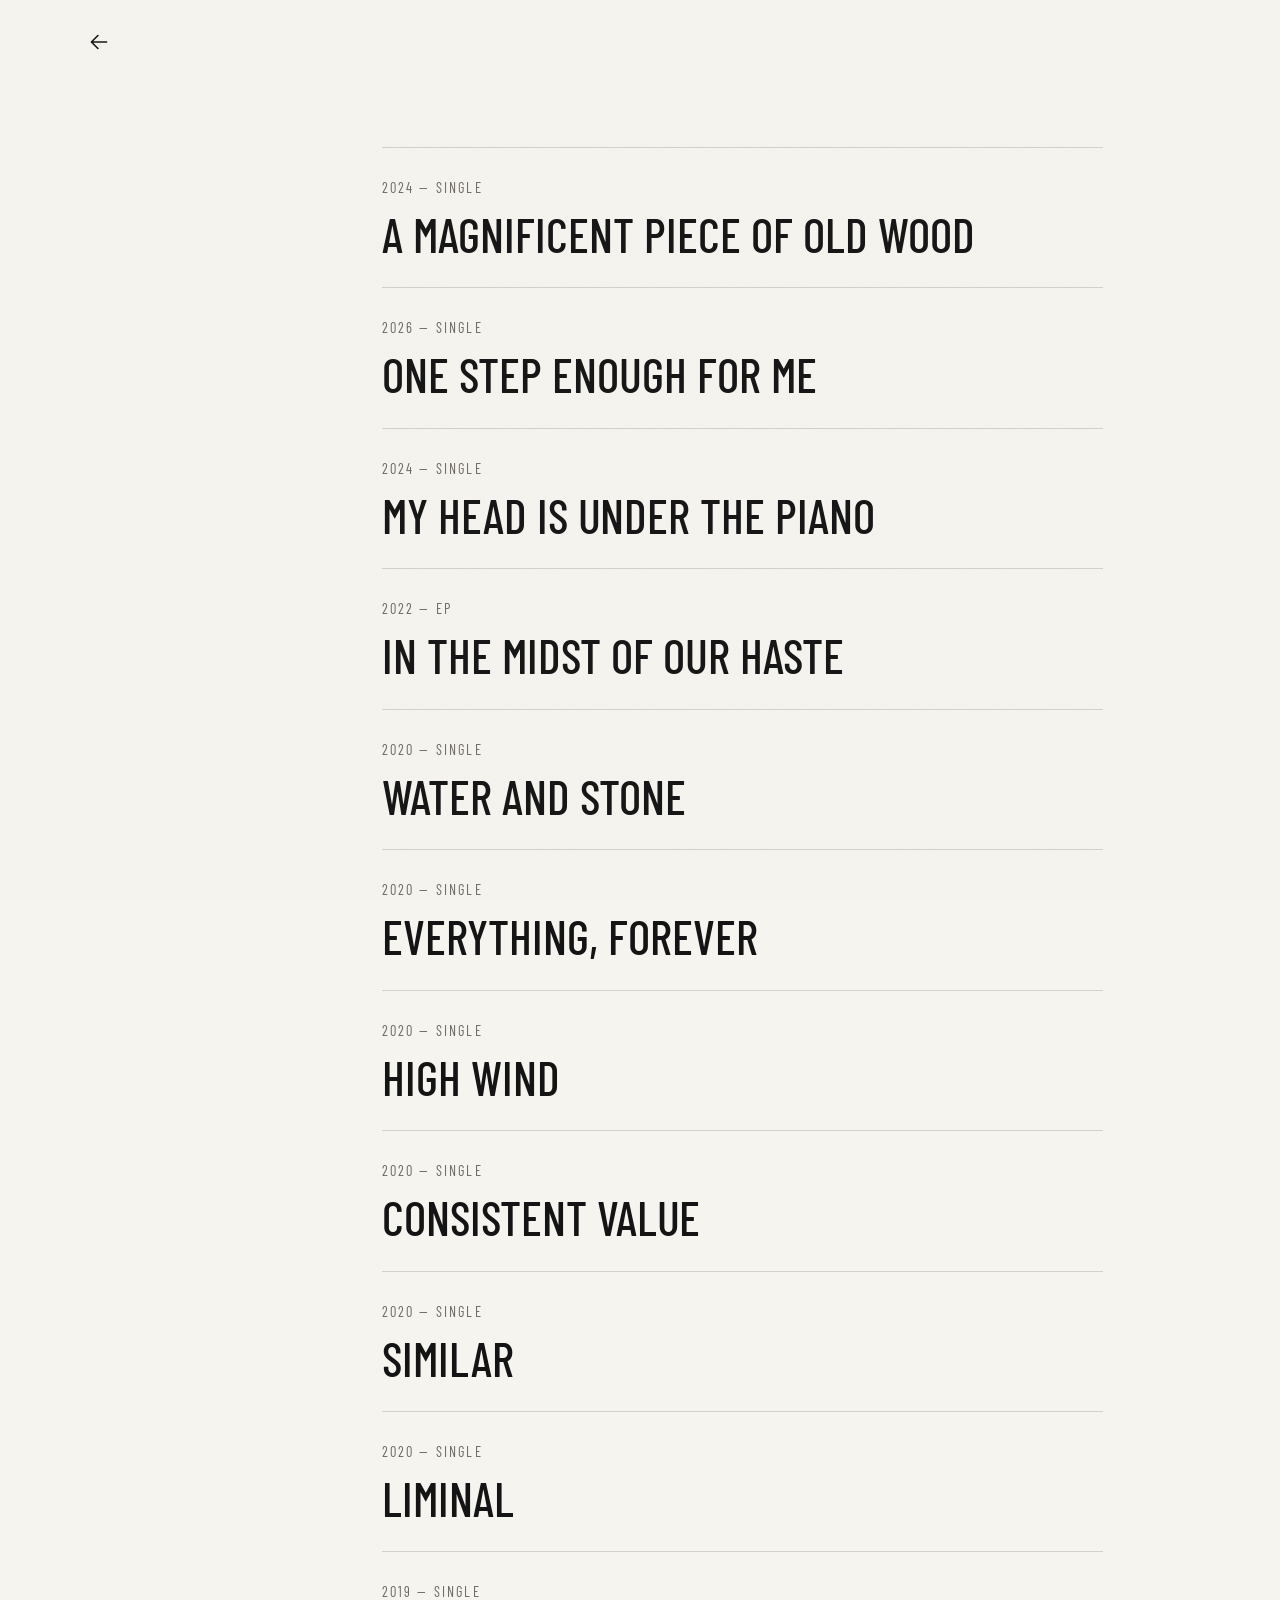
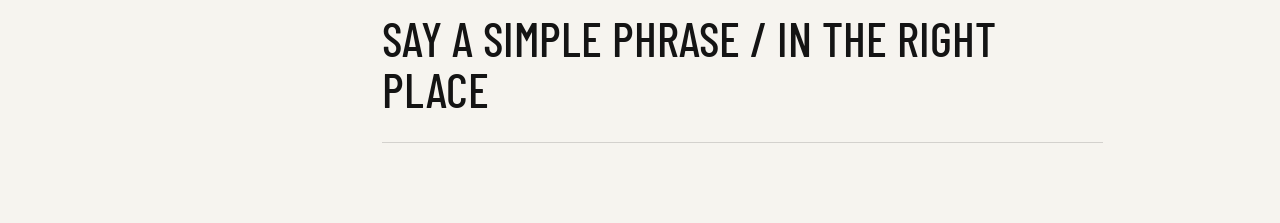
<file: releases.html>
<!doctype html>
<html lang="it">
<head>
  <meta charset="utf-8">
  <meta name="viewport" content="width=device-width, initial-scale=1, viewport-fit=cover">
  <meta name="color-scheme" content="light dark">
  <meta name="theme-color" media="(prefers-color-scheme: dark)" content="#0b0b0c">
  <meta name="theme-color" media="(prefers-color-scheme: light)" content="#f6f4ef">
  <title>Discography — Leonardo Cupelli</title>
  <meta name="description" content="Le pubblicazioni di Leonardo Cupelli, dalla più recente alla più vecchia.">
  <link rel="preconnect" href="https://fonts.googleapis.com">
  <link rel="preconnect" href="https://fonts.gstatic.com" crossorigin>
  <link href="https://fonts.googleapis.com/css2?family=Barlow+Condensed:wght@400;500&family=Inter:wght@400;500&display=swap" rel="stylesheet">
  <link rel="stylesheet" href="css/style.css?v=8">
  <link rel="stylesheet" href="css/archive.css?v=6">
  <link rel="stylesheet" href="css/grain.css?v=5">
  <style>
    .archive-page .archive-header { min-height: calc(max(20px, env(safe-area-inset-top, 0px)) + 64px); }
    .archive-page .back-home {
      position: fixed;
      top: max(20px, env(safe-area-inset-top, 0px));
      left: max(clamp(22px, 6vw, 80px), env(safe-area-inset-left, 0px));
      z-index: 20;
    }
    .archive-page .archive-title {
      position: fixed;
      top: calc(var(--archive-title-top, 108px) + 40px);
      bottom: auto;
      left: max(clamp(22px, 6vw, 80px), env(safe-area-inset-left, 0px));
      width: max-content;
      transform: rotate(-90deg) translateX(-100%);
      transform-origin: top left;
    }
  </style>
  <script src="js/catalogue.js?ver=2" defer></script>
</head>
<body class="archive-page">
  <header class="archive-header">
    <a class="back-home" href="index.html" aria-label="Torna alla home">
      <svg viewBox="0 0 24 24" fill="none" stroke="currentColor" stroke-width="1.5" stroke-linecap="round" stroke-linejoin="round" aria-hidden="true"><path d="M19 12H5m6-6-6 6 6 6"/></svg>
    </a>
  </header>
  <main class="archive-main">
    <h1 class="archive-title" aria-hidden="true">Discography</h1>
    <p id="archive-status" role="status">Caricamento della discografia…</p>
    <ol id="release-index" class="release-index" aria-label="Pubblicazioni dalla più recente alla più vecchia"></ol>
    <noscript>Attiva JavaScript per visualizzare le pubblicazioni.</noscript>
  </main>
  <script>
    (() => {
      const list = document.getElementById('release-index');
      const title = document.querySelector('.archive-title');
      let frame = 0;
      function schedule() {
        if (frame) return;
        frame = requestAnimationFrame(() => {
          frame = 0;
          const first = list.firstElementChild;
          if (!first) return;
          const top = first.getBoundingClientRect().top + window.scrollY;
          title.style.setProperty('--archive-title-top', `${top}px`);
          // shown once the fonts have settled, so it does not move after appearing
          if (document.fonts.status === 'loaded') title.classList.add('is-placed');
        });
      }
      new MutationObserver(schedule).observe(list, { childList: true });
      const sizes = new ResizeObserver(schedule);
      sizes.observe(document.querySelector('.archive-header'));
      sizes.observe(document.querySelector('.archive-main'));
      window.addEventListener('resize', schedule);
      window.addEventListener('pageshow', schedule);
      document.fonts.ready.then(schedule);
      schedule();
    })();
  </script>
</body>
</html>
</file>
<file: css/style.css>
:root {
  color-scheme: light dark;
  --bg: #0b0b0c;
  --surface: #121214;
  --text: #f2f0ec;
  --muted: #a5a29b;
  --border: rgba(255, 255, 255, .12);
  --display: "Barlow Condensed", system-ui, sans-serif;
  --sans: "Inter", system-ui, sans-serif;
  --spotify-font: "Circular Std", "Circular", Helvetica, Arial, sans-serif;
  --bandcamp-font: "Rubik", system-ui, sans-serif;
  --apple-font: -apple-system, BlinkMacSystemFont, "SF Pro Text", "Helvetica Neue", Arial, sans-serif;
  --youtube-font: "Roboto", system-ui, sans-serif;
  --spotify-green: #1ed760;
  --bandcamp-blue: #629aa9;
  --apple-red: #fa243c;
  --youtube-red: #ff0000;
  --ease-out: cubic-bezier(.22, .61, .36, 1);
  --ease-in-out: cubic-bezier(.77, 0, .175, 1);
}

@media (prefers-color-scheme: light) {
  :root {
    --bg: #f6f4ef;
    --surface: #ffffff;
    --text: #141414;
    --muted: #6d6a63;
    --border: rgba(0, 0, 0, .14);
  }
}

/* Moving between the home page and the Discography: a short crossfade instead of a hard cut
   (cross-document view transitions; browsers without them just navigate as before) */
@view-transition { navigation: auto; }

::view-transition-old(root),
::view-transition-new(root) {
  animation-duration: 250ms;
  animation-timing-function: var(--ease-out);
}

/* Reduced motion keeps the crossfade (opacity only, no movement), just shorter */
@media (prefers-reduced-motion: reduce) {
  ::view-transition-old(root),
  ::view-transition-new(root) { animation-duration: 150ms; }
}

* { box-sizing: border-box; }

body {
  margin: 0;
  background: var(--bg);
  color: var(--text);
  font-family: var(--sans);
  font-style: normal;
  line-height: 1.6;
  -webkit-font-smoothing: antialiased;
}

a { color: inherit; text-decoration: none; }

/* Phones: no grey flash on tap (every control has its own :active state instead), no font
   inflation in landscape, no double-tap-zoom wait on links and buttons, and long-pressing a
   control does not select its label or open the link callout */
html {
  -webkit-tap-highlight-color: transparent;
  -webkit-text-size-adjust: 100%;
  text-size-adjust: 100%;
}

a, button { touch-action: manipulation; }

.stream-link,
.site-nav a,
.header-top,
.back-home {
  -webkit-user-select: none;
  user-select: none;
  -webkit-touch-callout: none;
}

/* Press feedback, like native bar buttons: dim at once while the finger is down, fade back on
   release. Header controls do the same in css/header-interactions.css. */
.archive-release-link { transition: opacity 200ms var(--ease-out); }
.archive-release-link:active { opacity: .6; transition-duration: 0s; }

.site-header {
  position: fixed;
  inset: 0 0 auto 0;
  z-index: 20;
  display: flex;
  align-items: center;
  justify-content: flex-end;
  padding: 22px clamp(24px, 6vw, 80px);
  padding-top: max(22px, env(safe-area-inset-top, 0px));
  padding-right: max(clamp(24px, 6vw, 80px), env(safe-area-inset-right, 0px));
  padding-left: max(clamp(24px, 6vw, 80px), env(safe-area-inset-left, 0px));
  background: transparent;
  border: 0;
  backdrop-filter: none;
  transition: color .35s ease;
}

.site-header.is-dark { color: #fff; }
.site-header.is-light { color: #000; }

.site-nav {
  display: flex;
  gap: 28px;
  font-family: var(--display);
  font-size: .95rem;
  font-weight: 500;
  font-style: normal;
  text-transform: uppercase;
  letter-spacing: .18em;
}

.viewport-fade {
  position: fixed;
  left: 0;
  right: 0;
  bottom: 0;
  z-index: 15;
  height: 18vh;
  pointer-events: none;
  background: linear-gradient(to bottom, transparent, var(--bg) 82%);
  backdrop-filter: blur(14px);
  -webkit-backdrop-filter: blur(14px);
  mask-image: linear-gradient(to bottom, transparent, #000 55%);
  -webkit-mask-image: linear-gradient(to bottom, transparent, #000 55%);
}

.release {
  position: relative;
  display: grid;
  grid-template-columns: auto minmax(0, 1fr);
  align-items: stretch;
  min-height: 100svh;
  border-top: 1px solid var(--border);
}

.release:nth-of-type(even) {
  grid-template-columns: minmax(0, 1fr) auto;
}

.release:nth-of-type(even) .release-cover { order: 2; }
.release:nth-of-type(even) .release-content { order: 1; }

.release-cover {
  height: 100%;
  min-height: 100svh;
  width: auto;
  aspect-ratio: 1 / 1;
  object-fit: cover;
  display: block;
  border-radius: 0;
  box-shadow: none;
}

/* Photographic covers fade in once their image has loaded (js/main.js adds .is-loaded) */
img.release-cover {
  opacity: 0;
  transition: opacity 400ms var(--ease-out);
}

img.release-cover.is-loaded { opacity: 1; }

@media (prefers-reduced-motion: reduce) {
  img.release-cover { transition: opacity 150ms var(--ease-out); }
}

/* First release on page load: kicker, title, meta and buttons settle in one after the other.
   Runs once per visit (js/main.js adds .is-entering); the buttons stay clickable throughout. */
.release.is-entering .release-content > * {
  animation: release-enter 300ms var(--ease-out) both;
}

.release.is-entering .release-content > :nth-child(2) { animation-delay: 50ms; }
.release.is-entering .release-content > :nth-child(3) { animation-delay: 90ms; }
.release.is-entering .release-content > :nth-child(4) { animation-delay: 140ms; }

@keyframes release-enter {
  from { opacity: 0; transform: translateY(8px); }
}

@keyframes release-enter-fade {
  from { opacity: 0; }
}

@media (prefers-reduced-motion: reduce) {
  .release.is-entering .release-content > * {
    animation: release-enter-fade 200ms var(--ease-out) both;
  }
}

/* Animated release: several screens tall; cover and text stay pinned while the cover animates */
.release--animated {
  display: block;
  height: 450vh;
  min-height: 0;
}

.release--animated .release-sticky {
  position: sticky;
  top: 0;
  display: grid;
  grid-template-columns: auto minmax(0, 1fr);
  align-items: stretch;
  height: 100svh;
}

.release--animated:nth-of-type(even) .release-sticky {
  grid-template-columns: minmax(0, 1fr) auto;
}

.release-cover--animated {
  color: var(--text);
  overflow: hidden;
}

.release-content {
  display: flex;
  flex-direction: column;
  justify-content: center;
  gap: 26px;
  padding: clamp(110px, 14vh, 170px) clamp(24px, 7vw, 110px);
}

.release-kicker {
  margin: 0;
  color: var(--muted);
  font-family: var(--display);
  font-size: .9rem;
  font-weight: 400;
  font-style: normal;
  letter-spacing: .24em;
  text-transform: uppercase;
}

.release-title {
  margin: 0;
  font-family: var(--display);
  font-size: clamp(2.8rem, 6vw, 5.6rem);
  font-weight: 500;
  font-style: normal;
  line-height: .94;
  letter-spacing: .02em;
  text-transform: uppercase;
}

.release-meta {
  margin: 0;
  color: var(--muted);
  font-family: var(--sans);
  font-size: .95rem;
  font-weight: 400;
}

.stream-links {
  display: grid;
  grid-template-columns: repeat(2, minmax(0, 1fr));
  gap: 12px;
  max-width: 560px;
}

.stream-link {
  display: flex;
  align-items: center;
  justify-content: center;
  gap: 10px;
  min-height: 52px;
  border: 0;
  border-radius: 26px;
  font-size: 1rem;
  font-weight: 600;
  font-style: normal;
  letter-spacing: 0;
  text-transform: none;
  transition: transform 160ms var(--ease-out), filter .2s ease;
}

/* Press feedback everywhere; the hover lift only with a mouse, so it does not stick after a tap */
.stream-link:active { transform: scale(.97); }

@media (hover: hover) and (pointer: fine) {
  .stream-link:hover { transform: translateY(-2px); filter: brightness(1.08); }
  .stream-link:hover:active { transform: translateY(-2px) scale(.97); }
}

@media (prefers-reduced-motion: reduce) {
  .stream-link,
  .stream-link:active,
  .stream-link:hover,
  .stream-link:hover:active { transform: none; }
}
.stream-link svg { width: 20px; height: 20px; flex: none; }

.stream-link--spotify {
  background: var(--spotify-green);
  color: #000;
  font-family: var(--spotify-font);
}

.stream-link--bandcamp {
  background: var(--bandcamp-blue);
  color: #fff;
  font-family: var(--bandcamp-font);
}

.stream-link--apple-music {
  background: var(--apple-red);
  color: #fff;
  font-family: var(--apple-font);
}

.stream-link--youtube {
  background: var(--youtube-red);
  color: #fff;
  font-family: var(--youtube-font);
}

.scroll-cue {
  position: absolute;
  bottom: calc(18px + env(safe-area-inset-bottom, 0px));
  left: 50%;
  transform: translateX(-50%);
  width: 22px;
  height: 22px;
  color: var(--muted);
  opacity: .75;
  pointer-events: none;
  animation: scroll-cue 2.4s ease-in-out infinite;
}

.scroll-cue svg {
  width: 100%;
  height: 100%;
}

@keyframes scroll-cue {
  0%, 100% { transform: translate(-50%, 0); opacity: .45; }
  50% { transform: translate(-50%, 6px); opacity: .9; }
}

@keyframes scroll-cue-fade {
  0%, 100% { opacity: .45; }
  50% { opacity: .9; }
}

@media (prefers-reduced-motion: reduce) {
  .scroll-cue { animation-name: scroll-cue-fade; }
}

.contact {
  min-height: 70svh;
  display: grid;
  place-content: center;
  text-align: center;
  padding: 120px 24px;
  border-top: 1px solid var(--border);
}

.contact h2 {
  font-family: var(--display);
  font-size: clamp(3rem, 8vw, 7rem);
  font-weight: 500;
  font-style: normal;
  line-height: .94;
  letter-spacing: .02em;
  text-transform: uppercase;
  margin: 0 0 18px;
}

.contact p {
  font-family: var(--sans);
  font-weight: 400;
}

.contact a {
  color: var(--spotify-green);
  border-bottom: 1px solid currentColor;
}

.site-footer {
  padding: 34px 24px;
  text-align: center;
  color: var(--muted);
  font-family: var(--sans);
  font-size: .78rem;
  font-weight: 400;
  border-top: 1px solid var(--border);
}

@media (max-width: 860px) {
  .release,
  .release:nth-of-type(even) {
    grid-template-columns: 1fr;
    grid-template-rows: auto minmax(0, 1fr);
    height: 100svh;
    min-height: 100svh;
    overflow: hidden;
  }

  .release--animated,
  .release--animated:nth-of-type(even) {
    display: block;
    height: 450vh;
    min-height: 0;
    overflow: visible;
  }

  .release--animated .release-sticky,
  .release--animated:nth-of-type(even) .release-sticky {
    grid-template-columns: 1fr;
    grid-template-rows: auto minmax(0, 1fr);
    overflow: hidden;
  }

  .release:nth-of-type(even) .release-cover { order: 0; }
  .release:nth-of-type(even) .release-content { order: 1; }

  .release-cover {
    width: 100%;
    height: auto;
    min-height: 0;
    aspect-ratio: 1 / 1;
    object-fit: cover;
  }

  .release-content {
    justify-content: center;
    gap: 14px;
    padding: 18px max(22px, env(safe-area-inset-right, 0px)) 52px max(22px, env(safe-area-inset-left, 0px));
  }

  .release-kicker {
    font-size: .78rem;
    letter-spacing: .2em;
  }

  .release-title {
    font-size: clamp(1.9rem, 8vw, 2.8rem);
    line-height: .96;
  }

  .release-meta {
    font-size: .84rem;
  }

  .stream-links {
    grid-template-columns: repeat(2, minmax(0, 1fr));
    gap: 8px;
    margin-top: 4px;
  }

  .stream-link {
    min-height: 40px;
    border-radius: 20px;
    font-size: .82rem;
    gap: 7px;
  }

  .stream-link svg { width: 16px; height: 16px; }

  .scroll-cue {
    bottom: calc(12px + env(safe-area-inset-bottom, 0px));
    width: 18px;
    height: 18px;
  }

  .site-nav { gap: 16px; }
}

/* Animated release once passed or finished: one screen tall like the others (js/animated-release.js) */
.release.release--animated.is-collapsed {
  height: 100svh;
  min-height: 100svh;
}
</file>
<file: css/archive.css>
html { scroll-snap-type: none; }
.archive-page { min-height: 100svh; }
.archive-header { display:flex; align-items:center; justify-content:space-between; padding:20px clamp(22px,6vw,80px); padding-top:max(20px,env(safe-area-inset-top)); font-family:var(--display); font-weight:500; letter-spacing:.18em; text-transform:uppercase; }
.back-home { display:grid; place-items:center; width:44px; height:44px; }
.back-home svg { width:26px; height:26px; }
.archive-main { max-width:1080px; margin:auto; padding:clamp(32px,7vh,80px) clamp(22px,6vw,80px) 80px; }
.archive-title { position:fixed; top:66.6667%; left:clamp(22px,6vw,80px); z-index:5; margin:0; transform:translateY(-50%) rotate(-90deg); transform-origin:left center; color:var(--text); font-family:var(--display); font-weight:500; font-style:normal; text-transform:uppercase; font-size:clamp(3.5rem,10vw,7rem); line-height:1; white-space:nowrap; pointer-events:none; }
.archive-intro { color:var(--muted); margin:18px 0 48px; }
.release-index { list-style:none; margin:0; padding:0; margin-left:clamp(90px,16vw,220px); }
.archive-entry { border-top:1px solid var(--border); padding:28px 0; }
.archive-entry:last-child { border-bottom:1px solid var(--border); }
.archive-release-link { display:block; }
.archive-release-meta { display:block; color:var(--muted); font-family:var(--display); font-weight:400; font-size:.9rem; letter-spacing:.15em; text-transform:uppercase; margin-bottom:10px; }
.archive-release-title { display:block; font-family:var(--display); font-weight:500; font-style:normal; font-size:clamp(1.8rem,5vw,3rem); line-height:1.05; text-transform:uppercase; overflow-wrap:anywhere; }
.archive-tracks { margin:22px 0 0 clamp(12px,3vw,32px); padding-left:28px; border-left:1px solid var(--border); color:var(--muted); }
.archive-tracks li { padding:7px 0 7px 4px; font-size:.95rem; }
.archive-tracks a { text-decoration:underline; text-underline-offset:4px; }
@media (hover: hover) and (pointer: fine) { .archive-release-link:hover .archive-release-title { text-decoration:underline; text-underline-offset:5px; } }
.back-home:focus-visible,.archive-main a:focus-visible { outline:2px solid currentColor; outline-offset:6px; }
@media (max-width: 860px) {
  .archive-main { padding-top:24px; }
  .archive-title { top:66.6667%; left:clamp(22px,6vw,80px); transform:translateY(-50%) rotate(-90deg); transform-origin:left center; font-size:clamp(2.2rem,7vw,3.4rem); }
  .release-index { margin-left:clamp(58px,18vw,110px); }
}

/* Entries settle in once the list has loaded: the first eight one after the other, with gaps that
   shrink as the list goes on; the rest at once */
.archive-entry { animation:archive-enter 300ms var(--ease-out) both; }
.archive-entry:nth-child(2) { animation-delay:40ms; }
.archive-entry:nth-child(3) { animation-delay:75ms; }
.archive-entry:nth-child(4) { animation-delay:105ms; }
.archive-entry:nth-child(5) { animation-delay:130ms; }
.archive-entry:nth-child(6) { animation-delay:150ms; }
.archive-entry:nth-child(7) { animation-delay:165ms; }
.archive-entry:nth-child(8) { animation-delay:175ms; }
@keyframes archive-enter { from { opacity:0; transform:translateY(6px); } }
@keyframes archive-enter-fade { from { opacity:0; } }

/* The vertical title waits for its final position (releases.html adds .is-placed), then fades in;
   only with scripting on, so it is never hidden for good */
@media (scripting: enabled) {
  .archive-title { opacity:0; transition:opacity 250ms var(--ease-out); }
  .archive-title.is-placed { opacity:1; }
}

@media (prefers-reduced-motion: reduce) {
  .archive-entry { animation-name:archive-enter-fade; animation-duration:200ms; }
}
</file>
<file: css/grain.css>
@import url('./header-interactions.css?v=4');

body::after {
  content: "";
  position: fixed;
  inset: 0;
  z-index: 9999;
  pointer-events: none;
  opacity: .04;
  background-image: url("data:image/svg+xml,%3Csvg xmlns='http://www.w3.org/2000/svg' width='180' height='180'%3E%3Cfilter id='grain'%3E%3CfeTurbulence type='fractalNoise' baseFrequency='0.8' numOctaves='4' stitchTiles='stitch'/%3E%3C/filter%3E%3Crect width='100%25' height='100%25' filter='url(%23grain)'/%3E%3C/svg%3E");
  background-repeat: repeat;
}

@media (prefers-reduced-motion: reduce) {
  body::after { animation: none; }
}
</file>
